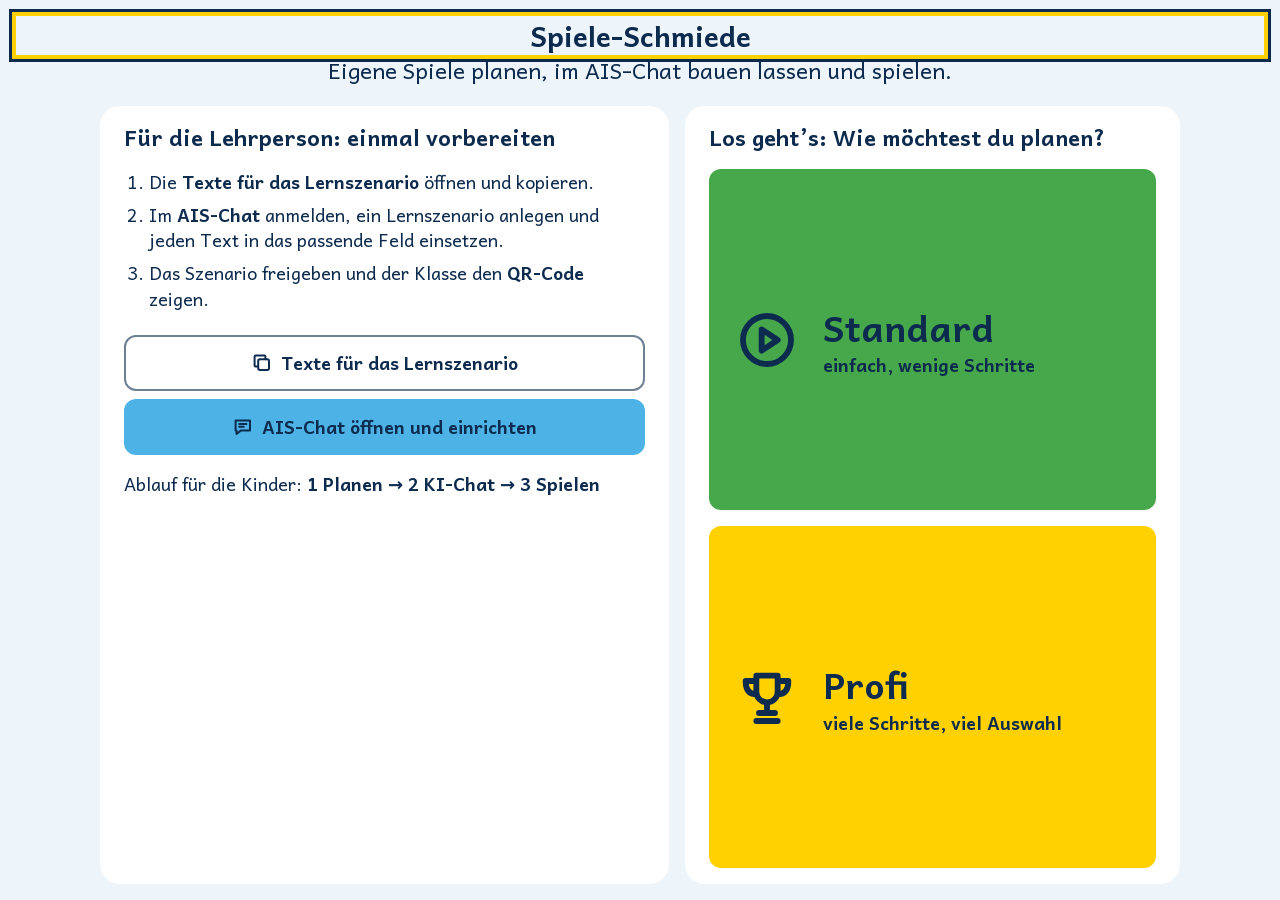
<file: index.html>
<!DOCTYPE html>
<html lang="de">
<head>
<meta charset="UTF-8">
<meta name="viewport" content="width=device-width, initial-scale=1">
<title>Spiele-Schmiede</title>
<link rel="manifest" href="manifest.webmanifest">
<link rel="apple-touch-icon" href="icon-180.png">
<meta name="apple-mobile-web-app-capable" content="yes">
<meta name="apple-mobile-web-app-title" content="Schmiede">
<link rel="stylesheet" href="design.css?v=22">
<link rel="stylesheet" href="style.css?v=22">
</head>
<body>
<header>
  <h1>Spiele-Schmiede</h1>
  <div class="phasen" data-aktiv="1"></div>
  <nav>
    <div class="modus" role="group" aria-label="Stufe">
      <button type="button" id="btnStandard" aria-pressed="true">Standard</button>
      <button type="button" id="btnProfi" aria-pressed="false">Profi</button>
    </div>
    <button class="knopf leise" id="btnTasten" data-symbol="tasten">Tasten-Test</button>
    <button class="knopf leise" id="btnLehrer" data-symbol="zahnrad">Lehrkraft</button>
  </nav>
</header>

<ol id="schritte" aria-label="Schritte"></ol>

<main>
  <div class="frage">
    <h2 id="frage" tabindex="-1"></h2>
    <button class="ton" id="frageTon" aria-label="Frage vorlesen" data-symbol="ton"></button>
  </div>
  <div id="inhalt"></div>
</main>

<footer>
  <button class="knopf leise" id="btnZurueck" data-symbol="zurueck">Zurück</button>
  <button class="knopf gruen" id="btnWeiter" data-symbol="weiter">Weiter</button>
</footer>

<dialog id="fenster">
  <div class="fensterkopf">
    <h2 id="fensterTitel"></h2>
    <button class="knopf leise" id="fensterZu" data-symbol="kreuz">Schließen</button>
  </div>
  <div id="fensterInhalt"></div>
</dialog>

<dialog id="chatFenster" class="voll" aria-label="Schritt 2: KI-Chat">
  <div class="leiste">
    <div class="phasen" data-aktiv="2"></div>
    <button class="knopf leise" id="btnNeuScan" data-symbol="qr" hidden>QR-Code</button>
  </div>
  <div id="scanner" hidden>
    <p class="auftrag">Halte den QR-Code vor die Kamera.</p>
    <video id="kamera" playsinline muted aria-label="Kamerabild"></video>
  </div>
  <div id="keinChat" hidden>
    <button class="knopf riesig" id="btnScan" data-symbol="qr">QR-Code scannen</button>
  </div>
  <button class="knopf gruen" id="btnBleiben" data-symbol="zurueck" hidden>Zurück zum Chat</button>
  <button class="knopf leise" id="btnCode" data-symbol="tasten">Ich tippe den Code ein</button>
  <div id="fremd" hidden>
    <p class="fremdschild">Hier bist du im <b>AIS-Chat</b></p>
    <iframe id="chatRahmen" title="AIS-Chat" allow="clipboard-write; clipboard-read; microphone"></iframe>
  </div>
  <p id="chatHinweis" role="status"></p>
  <div id="anleitung" hidden>
    <div class="auftragszeile">
      <button class="ton" id="auftragTon" aria-label="Anleitung vorlesen" data-symbol="ton"></button>
    </div>
    <ol id="auftraege"></ol>
    <div class="abschluss">
      <button class="knopf leise" id="btnErledigt" role="checkbox" aria-checked="false"><span class="kasten" data-symbol="haken"></span>Alles erledigt: Mein Code ist kopiert.</button>
      <button class="knopf gruen" id="btnStarten" data-symbol="start" disabled>Spiel starten</button>
    </div>
  </div>
</dialog>

<dialog id="spielFenster" class="voll" aria-label="Schritt 3: Spielen">
  <div class="leiste">
    <div class="phasen" data-aktiv="3"></div>
    <div class="werkzeug" id="werkzeug">
      <button class="knopf gruen" id="btnVoll" data-symbol="bild">Vollbild</button>
      <button class="knopf leise" id="btnNochmal" data-symbol="neu">Neu starten</button>
      <button class="knopf orange" id="btnKaputt" data-symbol="reparieren">Code überarbeiten</button>
      <button class="knopf leise" id="btnAnsehen" data-symbol="editor">Code ansehen</button>
    </div>
  </div>
  <div id="einfuegen">
    <p id="spielHinweis" class="meldung" role="status"></p>
    <button class="knopf gruen riesig" id="btnEinfuegen" data-symbol="start">Einfügen und spielen</button>
    <textarea id="codeFeld" aria-label="Code hier einsetzen" hidden placeholder="Hier tippen, dann „Einsetzen“" autocomplete="off" autocorrect="off" autocapitalize="off" spellcheck="false"></textarea>
    <button class="knopf leise" id="btnAltes" data-symbol="zurueck">Letztes Spiel</button>
  </div>
  <div id="buehne" hidden>
    <iframe id="spielRahmen" title="Mein Spiel" sandbox="allow-scripts allow-modals" allow="fullscreen" hidden></iframe>
    <button class="knopf leise" id="btnKlein" data-symbol="kreuz" aria-label="Vollbild beenden" hidden></button>
  </div>
</dialog>

<dialog id="editorFenster" class="voll" aria-label="HTML-Editor">
  <div class="chatkopf">
    <button class="knopf" id="editorZu" data-symbol="zurueck">Zurück zum Spiel</button>
  </div>
  <iframe id="editorRahmen" title="HTML-Editor" allow="fullscreen; clipboard-read; clipboard-write"></iframe>
</dialog>

<dialog id="startFenster" class="voll" aria-labelledby="startTitel">
  <div class="startkopf">
    <h2 id="startTitel" tabindex="-1">Spiele-Schmiede</h2>
    <p>Eigene Spiele planen, im AIS-Chat bauen lassen und spielen.</p>
  </div>
  <div class="startinhalt">
    <section class="lehrinfo" aria-labelledby="lehrTitel">
      <h3 id="lehrTitel">Für die Lehrperson: einmal vorbereiten</h3>
      <ol>
        <li>Die <b>Texte für das Lernszenario</b> öffnen und kopieren.</li>
        <li>Im <b>AIS-Chat</b> anmelden, ein Lernszenario anlegen und jeden Text in das passende Feld einsetzen.</li>
        <li>Das Szenario freigeben und der Klasse den <b>QR-Code</b> zeigen.</li>
      </ol>
      <div class="startknoepfe">
        <button type="button" class="knopf leise" id="btnStartTexte" data-symbol="kopieren">Texte für das Lernszenario</button>
        <a class="knopf" id="linkChat" href="https://app.ais-chat.schule/login" target="_blank" rel="noopener" data-symbol="chat">AIS-Chat öffnen und einrichten</a>
      </div>
      <p>Ablauf für die Kinder: <b>1 Planen → 2 KI-Chat → 3 Spielen</b></p>
    </section>
    <section class="stufen" aria-labelledby="stufenTitel">
      <h3 id="stufenTitel">Los geht’s: Wie möchtest du planen?</h3>
      <button type="button" class="knopf gruen stufe" id="startStandard" data-symbol="start"><span><b>Standard</b>einfach, wenige Schritte</span></button>
      <button type="button" class="knopf gelb stufe" id="startProfi" data-symbol="pokal"><span><b>Profi</b>viele Schritte, viel Auswahl</span></button>
    </section>
  </div>
</dialog>

<noscript>Diese App braucht JavaScript.</noscript>
<script src="vendor/jsQR.js"></script>
<script src="symbole.js?v=22"></script>
<script src="profi.js?v=22"></script>
<script src="profi-mehr.js?v=22"></script>
<script src="app.js?v=22"></script>
<script src="spiel.js?v=22"></script>
</body>
</html>
</file>
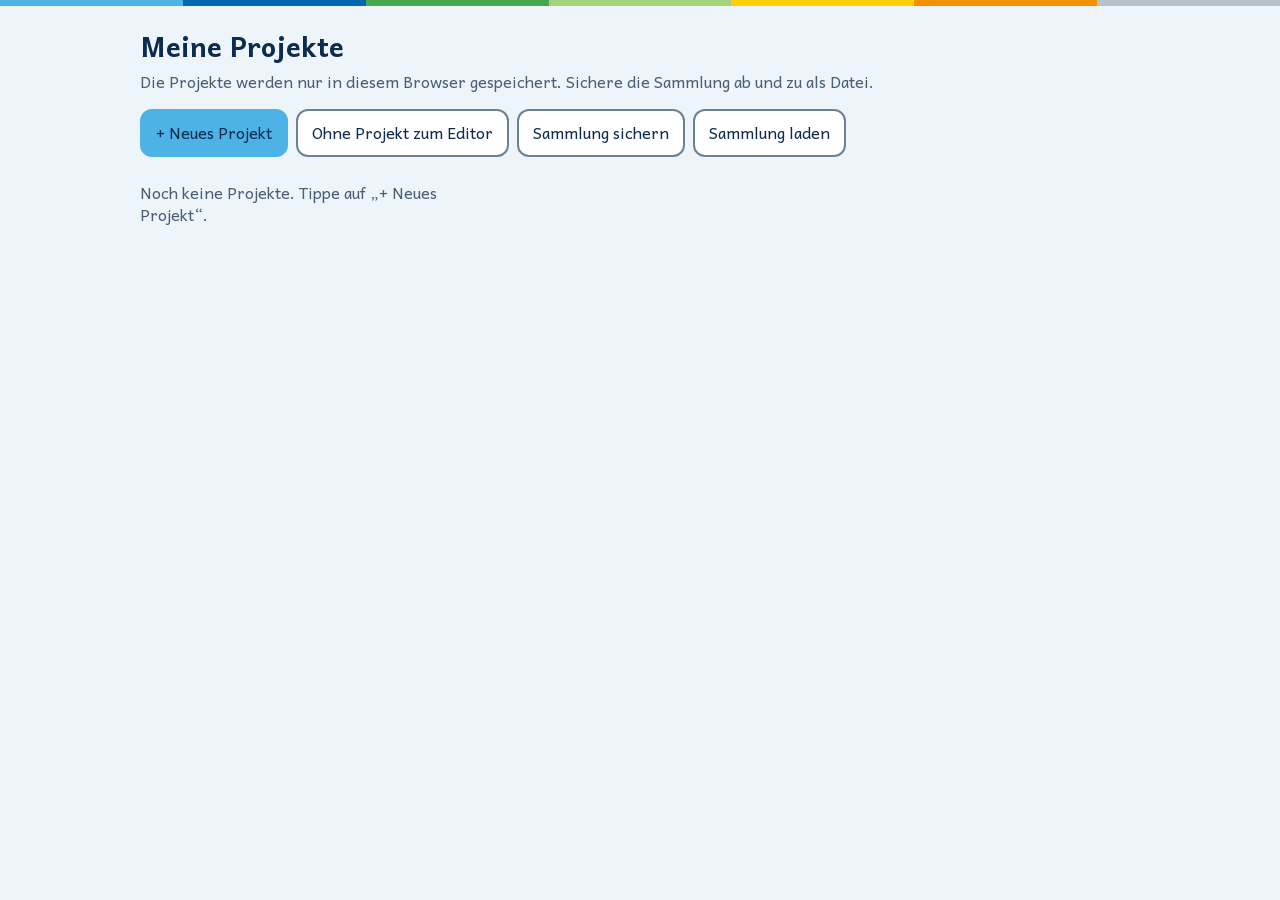
<file: editor/index.html>
<!DOCTYPE html>
<html lang="de">
<head>
<meta charset="UTF-8">
<meta name="theme-color" content="#4DB2E6">
<meta name="viewport" content="width=device-width, initial-scale=1.0">
<meta name="description" content="HTML-Editor mit Live-Vorschau, Speichern und Drucken. Alles bleibt auf dem Gerät.">
<title>HTML-Editor</title>
<link rel="apple-touch-icon" href="icon-180.png">
<link rel="icon" type="image/png" sizes="192x192" href="icon-192.png">
<link rel="stylesheet" href="design.css?v=3">
<style>
  /* Gemeinsames Design der Unterrichts-Apps (Olympia 72), Regeln in DESIGN.md.
     Hier nur, was dieser Editor selbst braucht. */
  @font-face{ font-family:"Andika"; font-weight:400; font-display:swap; src:url("schriften/andika-400.woff2") format("woff2"); }
  @font-face{ font-family:"Andika"; font-weight:700; font-display:swap; src:url("schriften/andika-700.woff2") format("woff2"); }

  /* Der Editor hat einen eigenen Hell/Dunkel-Schalter. Er startet mit der Einstellung des Geräts.
     Darum werden die Rollen aus design.css hier für beide Fälle fest gesetzt. */
  :root[data-theme="light"] {
    color-scheme: light;
    --hg:#EEF5FA; --karte:#FFFFFF; --flaeche-2:#DCE7F0; --auswahl:#DCEFFA;
    --text:var(--dunkelblau); --leise:#4A5E74; --linie:#D5DEE6; --rand:#6E8094;
    --akzent-text:var(--blau); --hinweis-text:var(--orange-text);
    /* Syntax-Farben auf Weiß, alle mind. 4,5 : 1 */
    --tag:var(--gruen-text); --attr:var(--blau); --val:var(--orange-text); --comment:var(--leise); --doctype:var(--dunkelblau);
    --sel:rgba(77,178,230,.35); --caret:var(--dunkelblau);
  }
  :root[data-theme="dark"] {
    color-scheme: dark;
    --hg:#1D4F80; --karte:#23598D; --flaeche-2:#2A6498; --auswahl:#2F6CA3;
    --text:#E8F1F8; --leise:#D6E7F5; --linie:#3A80BC; --rand:#B4D2EC;
    --akzent-text:#B5E2FC; --hinweis-text:#FFC266;
    --tag:#BFE39A; --attr:#B5E2FC; --val:#FFC266; --comment:var(--leise); --doctype:var(--gelb);
    --sel:rgba(77,178,230,.4); --caret:#E8F1F8;
  }
  :root { --mono:Consolas,Menlo,"Courier New",monospace; --klein-hoehe:48px; }

  * { -webkit-tap-highlight-color: transparent; }
  html, body { height: 100%; margin: 0; }
  body { display: flex; flex-direction: column; font-size: 16px; background: var(--hg); color: var(--text); overscroll-behavior: none; }

  .band { display: flex; height: 6px; flex: none; }
  .band i { flex: 1; }
  .band i:nth-child(1){ background:var(--hellblau); } .band i:nth-child(2){ background:var(--blau); }
  .band i:nth-child(3){ background:var(--gruen); } .band i:nth-child(4){ background:var(--hellgruen); }
  .band i:nth-child(5){ background:var(--gelb); } .band i:nth-child(6){ background:var(--orange); }
  .band i:nth-child(7){ background:var(--silber); }

  header { position: relative; z-index: 8; padding: 4px var(--a-1); background: var(--karte); border-bottom: var(--rand-breite) solid var(--linie);
    display: flex; align-items: center; gap: 6px; flex-wrap: wrap; }
  header .btn { min-height: 40px; padding: 2px 10px; font-size: 15px; }
  h1 { position: absolute; width: 1px; height: 1px; overflow: hidden; clip-path: inset(50%); margin: 0; }
  .luecke { flex: 1; }
  .gruppe { display: flex; align-items: center; gap: var(--a-1); flex-wrap: wrap; }
  #mehr summary { list-style: none; cursor: pointer; }
  #mehr summary::-webkit-details-marker { display: none; }
  #menue { position: absolute; right: var(--a-1); top: 100%; width: min(280px, calc(100vw - 16px)); max-height: calc(100vh - 80px); overflow: auto;
    display: flex; flex-direction: column; gap: 6px; padding: var(--a-1); background: var(--karte);
    border: var(--rand-breite) solid var(--rand); border-radius: var(--rundung); }
  #menue .btn { justify-content: center; flex: none; }
  #menue hr { width: 100%; margin: 2px 0; border: 0; border-top: var(--rand-breite) solid var(--linie); }
  #menue label { color: var(--leise); }
  #menue input[type=text], #menue select { font-size: 16px; padding: 4px 10px; min-height: 40px;
    border: var(--rand-breite) solid var(--rand); border-radius: var(--rundung); background: var(--karte); color: var(--text); }
  #menue input::placeholder { color: var(--leise); }
  .btn { display: inline-flex; align-items: center; gap: 6px; font-size: 16px; padding: 6px 14px; min-height: var(--klein-hoehe);
    background: var(--karte); color: var(--text); border: var(--rand-breite) solid var(--rand); border-radius: var(--rundung); }
  .btn:active { transform: translateY(2px); }
  .btn.primary { background: var(--hellblau); border-color: var(--hellblau); color: var(--dunkelblau); }

  main { flex: 1; display: flex; min-height: 0; position: relative; }
  #editor { flex: 0 0 50%; display: flex; min-width: 80px; min-height: 80px; background: var(--karte); }
  #zeilen { flex: none; min-width: 3.2em; padding: 12px 8px 12px 0; text-align: right; overflow: hidden;
    background: var(--flaeche-2); color: var(--leise); border-right: var(--rand-breite) solid var(--linie);
    font: 14px/1.5 var(--mono); white-space: pre; user-select: none; }
  #feld { flex: 1; position: relative; min-width: 0; }
  #feld pre, #feld textarea {
    position: absolute; inset: 0; margin: 0; padding: 12px; border: 0; width: 100%; height: 100%;
    font: 14px/1.5 var(--mono); tab-size: 2; white-space: pre; overflow: auto; letter-spacing: 0; word-spacing: 0; }
  #feld pre { color: var(--text); pointer-events: none; overflow: hidden; }
  #feld textarea { background: transparent; color: transparent; caret-color: var(--caret);
    resize: none; outline: none; -webkit-text-fill-color: transparent; }
  /* Fokus im Schreibfeld: gelber Rahmen nach innen, damit er nicht abgeschnitten wird */
  #feld textarea:focus-visible { outline: 3px solid var(--gelb); outline-offset: -3px; box-shadow: none; }
  #feld textarea::selection { background: var(--sel); -webkit-text-fill-color: transparent; }
  #feld textarea::placeholder { color: var(--leise); -webkit-text-fill-color: var(--leise); }
  .t { color: var(--tag); } .a { color: var(--attr); } .v { color: var(--val); }
  .c { color: var(--comment); font-style: italic; } .d { color: var(--doctype); }

  #trenner { flex: none; width: 12px; background: var(--silber); cursor: col-resize; touch-action: none; position: relative; }
  #trenner::after { content: ""; position: absolute; left: 3px; right: 3px; top: 50%; height: 40px; margin-top: -20px;
    border-left: 2px solid var(--dunkelblau); border-right: 2px solid var(--dunkelblau); }
  #trenner:hover, #trenner.aktiv { background: var(--hellblau); }
  #vorschau { flex: 1; min-width: 80px; min-height: 80px; border: 0; background: #fff; }
  main.ziehen iframe { pointer-events: none; }
  #vorschau:fullscreen { width: 100%; height: 100%; }
  body.vollbild #vorschau { position: fixed; inset: 0; z-index: 20; width: 100%; height: 100%; }
  #vbEnde { display: none; position: fixed; top: 10px; right: 10px; z-index: 21; }
  body.vollbild #vbEnde { display: inline-flex; }

  #drop { display: none; position: absolute; inset: 0; z-index: 5; background: rgba(77,178,230,.94); color: var(--dunkelblau);
    font-size: var(--gr-3); align-items: center; justify-content: center; pointer-events: none;
    border: 6px dashed var(--dunkelblau); }
  main.drag #drop { display: flex; }

  #projektName { font-weight: 700; max-width: 16em; overflow: hidden; text-overflow: ellipsis; white-space: nowrap; }
  [hidden] { display: none !important; }
  #start { position: fixed; inset: 6px 0 0 0; z-index: 10; overflow: auto; background: var(--hg); padding: var(--a-3) var(--a-2) 48px; }
  .innen { max-width: 1000px; margin: 0 auto; }
  #start h2 { margin: 0 0 var(--a-1); font-size: var(--gr-3); line-height: 1.15; }
  #start p { margin: 0 0 var(--a-2); color: var(--leise); }
  #kacheln { display: grid; grid-template-columns: repeat(auto-fill, minmax(min(280px, 100%), 1fr)); gap: var(--a-2); margin: var(--a-3) 0; }
  .kachel { background: var(--karte); border: var(--rand-breite) solid var(--linie); border-top: 12px solid var(--hellblau);
    border-radius: var(--rundung); padding: var(--a-2); display: flex; flex-direction: column; gap: var(--a-2); }
  .kachel h3 { margin: 0; font-size: var(--gr-2); line-height: 1.2; overflow-wrap: anywhere; }
  .kachel .btn { justify-content: center; }
  .kachel .btn.primary { min-height: var(--knopf-hoehe); font-size: var(--gr-1); }
  .kachel .gruppe .btn { flex: 1; padding: 4px 8px; }

  @media (max-width: 700px) {
    main { flex-direction: column; }
    #trenner { width: auto; height: 12px; cursor: row-resize; }
    #trenner::after { left: 50%; right: auto; top: 3px; bottom: 3px; height: auto; width: 40px; margin: 0 0 0 -20px;
      border: 0; border-top: 2px solid var(--dunkelblau); border-bottom: 2px solid var(--dunkelblau); }
  }
  @media print {
    .band, header, #editor, #trenner, #start { display: none; }
    main { display: block; }
    #vorschau { width: 100%; height: 100vh; }
  }
</style>
</head>
<body>
<svg width="0" height="0" style="position:absolute" aria-hidden="true">
  <symbol id="i-ordner" viewBox="0 0 24 24"><path d="M3 6.5h6l2 2.5h10v10.500H3z"/></symbol>
  <symbol id="i-anzeigen" viewBox="0 0 24 24"><path d="M7 4.5v15l12-7.5z"/></symbol>
  <symbol id="i-vollbild" viewBox="0 0 24 24"><path d="M4 9V4h5M15 4h5v5M20 15v5h-5M9 20H4v-5"/></symbol>
  <symbol id="i-mond" viewBox="0 0 24 24"><path d="M19.5 14.5A8 8 0 0 1 9.5 4.5a8 8 0 1 0 10 10z"/></symbol>
  <symbol id="i-sonne" viewBox="0 0 24 24"><circle cx="12" cy="12" r="4"/><path d="M12 2.5v2M12 19.5v2M2.5 12h2M19.5 12h2M5.3 5.3l1.4 1.4M17.3 17.3l1.4 1.4M5.3 18.7l1.4-1.4M17.3 6.7l1.4-1.4"/></symbol>
  <symbol id="i-schliessen" viewBox="0 0 24 24"><path d="M6 6l12 12M18 6 6 18"/></symbol>
</svg>
<div class="band" aria-hidden="true"><i></i><i></i><i></i><i></i><i></i><i></i><i></i></div>
<header>
  <h1>HTML-Editor</h1>
  <button class="btn" id="btnProjekte"><svg class="symbol" aria-hidden="true"><use href="#i-ordner"/></svg>Meine Projekte</button>
  <span id="projektName"></span>
  <button class="btn primary" id="btnAlsProjekt">Als Projekt speichern</button>
  <span class="luecke"></span>
  <button class="btn" id="btnZurueck" title="Den vorherigen Code wiederherstellen" hidden>Rückgängig</button>
  <button class="btn" id="btnErsetzen" title="Den gesamten Code durch den Inhalt der Zwischenablage ersetzen">Code ersetzen</button>
  <button class="btn" id="btnAnzeigen" title="Vorschau neu starten und anklicken (Strg/Cmd + Enter)"><svg class="symbol" aria-hidden="true"><use href="#i-anzeigen"/></svg>Anzeigen</button>
  <button class="btn" id="btnVollbild" title="Vorschau im Vollbild (Esc beendet)"><svg class="symbol" aria-hidden="true"><use href="#i-vollbild"/></svg>Vollbild</button>
  <details id="mehr">
    <summary class="btn">Mehr ▾</summary>
    <div id="menue">
      <button class="btn" id="btnOeffnen" title="HTML-Datei laden">Öffnen</button>
      <button class="btn" id="btnLeeren">Leeren</button>
      <button class="btn" id="btnTheme" title="Hell/Dunkel umschalten"><svg class="symbol" aria-hidden="true"><use href="#i-mond"/></svg>Dunkel</button>
      <hr>
      <input type="text" id="dateiname" placeholder="Dateiname (optional)">
      <button class="btn" id="btnSpeichern">Als Datei speichern</button>
      <hr>
      <label for="rand">Druckrand</label>
      <select id="rand">
      <option value="10">10 mm</option><option value="15">15 mm</option>
      <option value="20" selected>20 mm</option><option value="25">25 mm</option><option value="30">30 mm</option>
    </select>
      <select id="ausrichtung" aria-label="Ausrichtung">
      <option value="portrait" selected>A4 hoch</option><option value="landscape">A4 quer</option>
    </select>
      <button class="btn" id="btnDrucken">Drucken</button>
      <input type="file" id="datei" accept=".html,.htm,text/html,text/plain" hidden>
    </div>
  </details>
</header>

<main id="main">
  <div id="editor">
    <div id="zeilen" aria-hidden="true">1</div>
    <div id="feld">
      <pre id="hl" aria-hidden="true"></pre>
      <textarea id="code" spellcheck="false" autocapitalize="off" autocomplete="off"
        placeholder="Hier HTML-Code einfügen oder eine Datei hierher ziehen …"></textarea>
    </div>
  </div>
  <div id="trenner" role="separator" aria-orientation="vertical" tabindex="0" title="Ziehen zum Verschieben"></div>
  <iframe id="vorschau" title="Vorschau" allow="fullscreen" allowfullscreen sandbox="allow-scripts allow-forms allow-modals allow-same-origin"></iframe>
  <button class="btn primary" id="vbEnde" type="button"><svg class="symbol" aria-hidden="true"><use href="#i-schliessen"/></svg>Vollbild beenden</button>
  <div id="drop">HTML-Datei hier ablegen</div>
</main>

<section id="start" aria-labelledby="startTitel">
  <div class="innen">
    <h2 id="startTitel">Meine Projekte</h2>
    <p>Die Projekte werden nur in diesem Browser gespeichert. Sichere die Sammlung ab und zu als Datei.</p>
    <div class="gruppe">
      <button class="btn primary" id="btnNeu">+ Neues Projekt</button>
      <button class="btn" id="btnEditor">Ohne Projekt zum Editor</button>
      <button class="btn" id="btnSichern">Sammlung sichern</button>
      <button class="btn" id="btnLaden">Sammlung laden</button>
      <input type="file" id="sammlung" accept=".json,application/json" hidden>
    </div>
    <div id="kacheln"></div>
  </div>
</section>

<script>
(function () {
  const $ = id => document.getElementById(id);
  const code = $('code'), hl = $('hl'), zeilen = $('zeilen'), vorschau = $('vorschau');
  const main = $('main'), editor = $('editor'), trenner = $('trenner');
  const rand = $('rand'), ausrichtung = $('ausrichtung'), dateiname = $('dateiname');
  const root = document.documentElement;

  // ---------- Speicher (localStorage, fehlertolerant) ----------
  const store = {
    get(k) { try { return localStorage.getItem(k); } catch (e) { return null; } },
    set(k, v) { try { localStorage.setItem(k, v); return true; } catch (e) { return false; } }
  };

  // ---------- Syntax-Highlighting ----------
  const esc = s => s.replace(/&/g, '&amp;').replace(/</g, '&lt;').replace(/>/g, '&gt;');

  function attrs(s) {
    let out = '', last = 0, m;
    const re = /([^\s"'<>\/=]+)(\s*=\s*)?("[^"]*"?|'[^']*'?|[^\s"'>]+)?/g;
    while ((m = re.exec(s)) !== null) {
      if (m[0] === '') { re.lastIndex++; continue; }
      out += esc(s.slice(last, m.index)) + '<span class="a">' + esc(m[1]) + '</span>';
      if (m[2]) out += esc(m[2]);
      if (m[3]) out += '<span class="v">' + esc(m[3]) + '</span>';
      last = m.index + m[0].length;
    }
    return out + esc(s.slice(last));
  }

  function highlight(src) {
    const re = /<!--[\s\S]*?(?:-->|$)|<![^>]*>?|<\/?[a-zA-Z][^>]*>?|[^<]+|</g;
    return src.replace(re, tok => {
      if (tok.startsWith('<!--')) return '<span class="c">' + esc(tok) + '</span>';
      if (tok.startsWith('<!')) return '<span class="d">' + esc(tok) + '</span>';
      const m = /^(<\/?)([^\s\/>]+)([\s\S]*?)(\/?>?)$/.exec(tok);
      if (m) return '<span class="t">' + esc(m[1] + m[2]) + '</span>' + attrs(m[3]) + '<span class="t">' + esc(m[4]) + '</span>';
      return esc(tok);
    });
  }

  let letzteZeilen = 0;
  function render() {
    hl.innerHTML = highlight(code.value) + '\n';
    const n = code.value.split('\n').length;
    if (n !== letzteZeilen) {
      let t = ''; for (let i = 1; i <= n; i++) t += i + '\n';
      zeilen.textContent = t.slice(0, -1);
      letzteZeilen = n;
    }
    syncScroll();
  }
  function syncScroll() {
    hl.scrollTop = code.scrollTop; hl.scrollLeft = code.scrollLeft;
    zeilen.scrollTop = code.scrollTop;
  }

  // ---------- Vorschau ----------
  let timer;
  function vorschauAktualisieren() { vorschau.srcdoc = code.value; }

  // Vorschau neu laden und den Fokus hineinsetzen, damit z. B. Spiele die Tastatur sofort bekommen.
  // (Bewusst nicht bei jeder Eingabe, sonst würde das Tippen im Editor unterbrochen.)
  function fokusInVorschau() { try { vorschau.contentWindow.focus(); } catch (e) {} }
  function anzeigen() {
    vorschau.addEventListener('load', fokusInVorschau, { once: true });
    vorschauAktualisieren();
  }
  $('btnAnzeigen').onclick = anzeigen;
  code.addEventListener('keydown', e => {
    if (e.key === 'Enter' && (e.ctrlKey || e.metaKey)) { e.preventDefault(); anzeigen(); }
  });

  // Vollbild: echte Fullscreen-API, sonst Behelfs-Vollbild über die ganze Seite
  const vbEnde = $('vbEnde');
  const nativ = vorschau.requestFullscreen || vorschau.webkitRequestFullscreen;
  const imVollbild = () => document.fullscreenElement === vorschau || document.webkitFullscreenElement === vorschau || document.body.classList.contains('vollbild');
  let zurueckZurListe = false;
  function vollbildEnde() {
    const behelfAktiv = document.body.classList.contains('vollbild');
    document.body.classList.remove('vollbild');
    if (behelfAktiv && zurueckZurListe) zeigeStart();
    if (document.fullscreenElement) document.exitFullscreen();
    else if (document.webkitFullscreenElement) document.webkitExitFullscreen();
  }
  function vollbildStart() {
    if (!code.value.trim()) { alert('Es gibt noch nichts anzuzeigen. Bitte zuerst HTML-Code einfügen.'); return; }
    if (nativ) {
      try {
        const p = (vorschau.requestFullscreen || vorschau.webkitRequestFullscreen).call(vorschau);
        if (p && p.catch) p.catch(behelf);
        return;
      } catch (e) {}
    }
    behelf();
  }
  function behelf() { document.body.classList.add('vollbild'); fokusInVorschau(); }
  $('btnVollbild').onclick = () => imVollbild() ? vollbildEnde() : vollbildStart();
  vbEnde.onclick = vollbildEnde;
  ['fullscreenchange', 'webkitfullscreenchange'].forEach(ev =>
    document.addEventListener(ev, () => {
      if (imVollbild()) fokusInVorschau(); else if (zurueckZurListe) zeigeStart();
    }));
  document.addEventListener('keydown', e => { if (e.key === 'Escape' && document.body.classList.contains('vollbild')) vollbildEnde(); });
  function geaendert() {
    render();
    codeSpeichern();
    clearTimeout(timer); timer = setTimeout(vorschauAktualisieren, 150);
  }
  code.addEventListener('input', geaendert);
  code.addEventListener('scroll', syncScroll);

  // Tab-Taste fügt Einrückung ein
  code.addEventListener('keydown', e => {
    if (e.key === 'Tab' && !e.shiftKey && !e.ctrlKey && !e.metaKey && !e.altKey) {
      e.preventDefault();
      code.setRangeText('  ', code.selectionStart, code.selectionEnd, 'end');
      geaendert();
    }
  });

  // ---------- Buttons ----------
  $('btnLeeren').onclick = () => {
    if (code.value && !confirm('Editor wirklich leeren?')) return;
    code.value = ''; geaendert(); vorschauAktualisieren();
  };

  // ---------- Gesamten Code aus der Zwischenablage ersetzen ----------
  let vorher = null;
  function codeSetzen(text) { code.value = text; code.scrollTop = code.scrollLeft = 0; geaendert(); }
  // Falls der Browser das Lesen nicht erlaubt: alles markieren, dann überschreibt Einsetzen den ganzen Code
  function vonHand() {
    alert('Die Zwischenablage konnte nicht gelesen werden. Nach „OK“ ist der ganze Code markiert: Jetzt „Einsetzen“ wählen (oder Strg/Cmd + V).');
    code.focus(); code.select();
  }
  $('btnErsetzen').onclick = async () => {
    const projektVorher = aktuell;
    let text;
    try { text = await navigator.clipboard.readText(); } catch (e) { vonHand(); return; }
    if (aktuell !== projektVorher) return;
    if (!text.trim()) { alert('Die Zwischenablage ist leer. Bitte zuerst den neuen Code kopieren.'); return; }
    if (text === code.value) { alert('Dieser Code steht bereits im Editor.'); return; }
    vorher = code.value;
    codeSetzen(text);
    $('btnZurueck').hidden = false;
  };
  $('btnZurueck').onclick = () => {
    if (vorher === null) return;
    codeSetzen(vorher);
    vorher = null; $('btnZurueck').hidden = true;
  };

  $('btnDrucken').onclick = () => {
    if (!code.value.trim()) { alert('Es gibt noch nichts zu drucken. Bitte zuerst HTML-Code einfügen.'); return; }
    vorschauAktualisieren();
    const doc = vorschau.contentDocument, win = vorschau.contentWindow;
    const style = doc.createElement('style');
    style.textContent = '@page { size: A4 ' + ausrichtung.value + '; margin: ' + rand.value + 'mm; }';
    doc.head.appendChild(style);
    win.addEventListener('afterprint', () => style.remove(), { once: true });
    win.focus(); win.print();
  };

  $('btnSpeichern').onclick = () => {
    if (!code.value.trim()) { alert('Es gibt noch nichts zu speichern. Bitte zuerst HTML-Code einfügen.'); return; }
    let name = dateiname.value.trim().replace(/[\\/:*?"<>|]/g, '_') || 'meine-seite';
    if (!/\.html?$/i.test(name)) name += '.html';
    const url = URL.createObjectURL(new Blob([code.value], { type: 'text/html;charset=utf-8' }));
    const a = document.createElement('a');
    a.href = url; a.download = name;
    document.body.appendChild(a); a.click(); a.remove();
    URL.revokeObjectURL(url);
  };

  [rand, ausrichtung, dateiname].forEach(el => {
    const k = 'spiele-schmiede-editor:' + el.id;
    const v = store.get(k); if (v !== null) el.value = v;
    el.addEventListener('input', () => store.set(k, el.value));
  });

  // ---------- Datei laden ----------
  function dateiLaden(f) {
    if (!f) return;
    const r = new FileReader();
    r.onload = () => {
      const pr = aktuellesProjekt();
      if (pr && code.value.trim() && !confirm('Die Datei ersetzt den Inhalt des Projekts „' + pr.name + '“. Fortfahren?')) return;
      code.value = String(r.result); geaendert(); vorschauAktualisieren();
      dateiname.value = f.name.replace(/\.html?$/i, ''); store.set('spiele-schmiede-editor:dateiname', dateiname.value);
    };
    r.readAsText(f);
  }
  $('btnOeffnen').onclick = () => $('datei').click();
  $('datei').onchange = e => { dateiLaden(e.target.files[0]); e.target.value = ''; };

  let dragZaehler = 0;
  const hatDatei = e => e.dataTransfer && Array.from(e.dataTransfer.types || []).includes('Files');
  window.addEventListener('dragenter', e => { if (hatDatei(e)) { e.preventDefault(); if (!start.hidden) return; dragZaehler++; main.classList.add('drag'); } });
  window.addEventListener('dragleave', e => { if (hatDatei(e) && --dragZaehler <= 0) { dragZaehler = 0; main.classList.remove('drag'); } });
  window.addEventListener('dragover', e => { if (hatDatei(e)) e.preventDefault(); });
  window.addEventListener('drop', e => {
    if (!hatDatei(e)) return;
    e.preventDefault(); dragZaehler = 0; main.classList.remove('drag');
    if (!start.hidden) return;
    dateiLaden(e.dataTransfer.files[0]);
  });

  // ---------- Dunkelmodus ----------
  const btnTheme = $('btnTheme');
  function setTheme(t, speichern) {
    root.setAttribute('data-theme', t);
    btnTheme.innerHTML = t === 'dark'
      ? '<svg class="symbol" aria-hidden="true"><use href="#i-sonne"/></svg>Hell'
      : '<svg class="symbol" aria-hidden="true"><use href="#i-mond"/></svg>Dunkel';
    if (speichern) store.set('spiele-schmiede-editor:theme', t);
  }
  setTheme(store.get('spiele-schmiede-editor:theme') ||
    (matchMedia('(prefers-color-scheme: dark)').matches ? 'dark' : 'light'), false);
  btnTheme.onclick = () => setTheme(root.getAttribute('data-theme') === 'dark' ? 'light' : 'dark', true);

  // ---------- Verschiebbarer Trenner ----------
  const vertikal = () => matchMedia('(max-width: 700px)').matches;
  function setAnteil(p) {
    p = Math.min(85, Math.max(15, p));
    editor.style.flex = '0 0 ' + p + '%';
    trenner.setAttribute('aria-valuenow', Math.round(p));
    return p;
  }
  let anteil = parseFloat(store.get('spiele-schmiede-editor:anteil'));
  anteil = setAnteil(isNaN(anteil) ? 50 : anteil);

  trenner.addEventListener('pointerdown', e => {
    e.preventDefault();
    trenner.setPointerCapture(e.pointerId);
    trenner.classList.add('aktiv'); main.classList.add('ziehen');
  });
  trenner.addEventListener('pointermove', e => {
    if (!trenner.hasPointerCapture(e.pointerId)) return;
    const r = main.getBoundingClientRect();
    anteil = setAnteil(vertikal() ? (e.clientY - r.top) / r.height * 100 : (e.clientX - r.left) / r.width * 100);
  });
  const ende = e => {
    trenner.classList.remove('aktiv'); main.classList.remove('ziehen');
    store.set('spiele-schmiede-editor:anteil', anteil);
  };
  trenner.addEventListener('pointerup', ende);
  trenner.addEventListener('pointercancel', ende);
  trenner.addEventListener('dblclick', () => { anteil = setAnteil(50); store.set('spiele-schmiede-editor:anteil', 50); });
  trenner.addEventListener('keydown', e => {
    const links = vertikal() ? 'ArrowUp' : 'ArrowLeft', rechts = vertikal() ? 'ArrowDown' : 'ArrowRight';
    if (e.key === links || e.key === rechts) {
      e.preventDefault();
      anteil = setAnteil(anteil + (e.key === rechts ? 2 : -2));
      store.set('spiele-schmiede-editor:anteil', anteil);
    }
  });

  // ---------- Menü „Mehr“ schließt sich von selbst ----------
  const mehr = $('mehr');
  const menueZu = () => { mehr.open = false; };
  document.addEventListener('click', e => { if (!mehr.contains(e.target) || e.target.closest('#menue button')) menueZu(); });
  document.addEventListener('keydown', e => { if (e.key === 'Escape') menueZu(); });
  window.addEventListener('blur', () => { if (document.activeElement === vorschau) menueZu(); });
  $('btnProjekte').addEventListener('click', menueZu);

  // ---------- Meine Projekte ----------
  const K_PROJEKTE = 'spiele-schmiede-editor:projekte', K_AKTUELL = 'spiele-schmiede-editor:aktuell', K_ENTWURF = 'spiele-schmiede-editor:code';
  const start = $('start'), kacheln = $('kacheln');
  let projekte = [], aktuell = store.get(K_AKTUELL) || '', gewarnt = false;
  const roh = store.get(K_PROJEKTE);
  const gueltig = p => p && typeof p.name === 'string' && typeof p.code === 'string';
  try {
    const liste = JSON.parse(roh || '[]');
    if (!Array.isArray(liste)) throw new Error();
    projekte = liste.filter(gueltig);
  } catch (e) { store.set(K_PROJEKTE + ':defekt', roh); }

  const neueId = () => Date.now().toString(36) + Math.random().toString(36).slice(2, 8);
  const aktuellesProjekt = () => projekte.find(p => p.id === aktuell);
  const speicherFehler = () => alert('Speichern nicht möglich: Der Browser-Speicher ist voll oder gesperrt. Bitte den Code als Datei sichern.');
  // Liste nur übernehmen, wenn sie wirklich gespeichert wurde
  function listeSpeichern(neu) {
    if (!store.set(K_PROJEKTE, JSON.stringify(neu))) { speicherFehler(); return false; }
    projekte = neu; return true;
  }
  function codeSpeichern() {
    const pr = aktuellesProjekt();
    let ok;
    if (pr) { pr.code = code.value; ok = store.set(K_PROJEKTE, JSON.stringify(projekte)); }
    else ok = store.set(K_ENTWURF, code.value);
    if (!ok && !gewarnt) { gewarnt = true; speicherFehler(); }
  }
  function freierName(name, liste) {
    let n = name, i = 2;
    while (liste.some(p => p.name === n)) n = name + ' (' + i++ + ')';
    return n;
  }
  function nameErfragen(frage, vorgabe) {
    const n = prompt(frage, vorgabe || '');
    return n === null ? '' : n.trim().slice(0, 80);
  }
  function kopfAktualisieren() {
    const pr = aktuellesProjekt();
    $('projektName').textContent = pr ? 'Projekt: ' + pr.name : 'Ohne Projekt';
    $('btnAlsProjekt').hidden = !!pr;
  }
  function waehle(id) {
    clearTimeout(timer);
    aktuell = id; store.set(K_AKTUELL, id);
    vorher = null; $('btnZurueck').hidden = true;
    const pr = aktuellesProjekt();
    code.value = pr ? pr.code : (store.get(K_ENTWURF) || '');
    dateiname.value = pr ? pr.name : ''; store.set('spiele-schmiede-editor:dateiname', dateiname.value);
    code.scrollTop = code.scrollLeft = 0;
    render(); kopfAktualisieren();
  }
  function zeigeEditor() {
    start.hidden = true;
    document.querySelector('header').inert = false; main.inert = false;
  }
  function zeigeStart() {
    zurueckZurListe = false;
    clearTimeout(timer);
    vorschau.srcdoc = '';   // laufendes Projekt beenden (Ton, Timer)
    document.querySelector('header').inert = true; main.inert = true;
    start.hidden = false;
    zeichneListe();
  }
  function knopf(text, klasse, aktion) {
    const b = document.createElement('button');
    b.type = 'button'; b.className = 'btn' + klasse; b.textContent = text; b.onclick = aktion;
    return b;
  }
  function zeichneListe() {
    kacheln.textContent = '';
    if (!projekte.length) {
      const leer = document.createElement('p');
      leer.textContent = 'Noch keine Projekte. Tippe auf „+ Neues Projekt“.';
      kacheln.appendChild(leer);
    }
    projekte.slice().sort((a, b) => a.name.localeCompare(b.name, 'de')).forEach(pr => {
      const k = document.createElement('article'); k.className = 'kachel';
      const h = document.createElement('h3'); h.textContent = pr.name;
      const g = document.createElement('div'); g.className = 'gruppe';
      g.append(
        knopf('Bearbeiten', '', () => { waehle(pr.id); zeigeEditor(); vorschauAktualisieren(); }),
        knopf('Umbenennen', '', () => {
          const n = nameErfragen('Neuer Name:', pr.name);
          if (!n || n === pr.name) return;
          const name = freierName(n, projekte.filter(p => p.id !== pr.id));
          if (listeSpeichern(projekte.map(p => p.id === pr.id ? Object.assign({}, p, { name }) : p))) {
            if (aktuell === pr.id) waehle(pr.id);
            zeichneListe();
          }
        }),
        knopf('Löschen', '', () => {
          if (!confirm('Projekt „' + pr.name + '“ endgültig löschen?')) return;
          if (listeSpeichern(projekte.filter(p => p.id !== pr.id))) {
            if (aktuell === pr.id) waehle('');
            zeichneListe();
          }
        })
      );
      const los = knopf('', ' primary', () => {
        waehle(pr.id); zeigeEditor(); anzeigen();
        if (code.value.trim()) { zurueckZurListe = true; vollbildStart(); }
      });
      los.innerHTML = '<svg class="symbol" aria-hidden="true"><use href="#i-anzeigen"/></svg>Starten';
      k.append(h, los, g);
      kacheln.appendChild(k);
    });
  }
  function projektAnlegen(inhalt) {
    const n = nameErfragen('Name des neuen Projekts:');
    if (!n) return false;
    const pr = { id: neueId(), name: freierName(n, projekte), code: inhalt };
    if (!listeSpeichern(projekte.concat(pr))) return false;
    waehle(pr.id); return true;
  }
  $('btnProjekte').onclick = zeigeStart;
  $('btnNeu').onclick = () => { if (projektAnlegen('')) { zeigeEditor(); vorschauAktualisieren(); code.focus(); } };
  $('btnAlsProjekt').onclick = () => {
    // Der Entwurf wandert ins Projekt
    if (projektAnlegen(code.value)) store.set(K_ENTWURF, '');
  };
  $('btnEditor').onclick = () => { waehle(''); zeigeEditor(); vorschauAktualisieren(); };

  $('btnSichern').onclick = () => {
    if (!projekte.length) { alert('Es gibt noch keine Projekte zum Sichern.'); return; }
    const daten = JSON.stringify({ app: 'html-editor', version: 1, projekte }, null, 2);
    const url = URL.createObjectURL(new Blob([daten], { type: 'application/json' }));
    const a = document.createElement('a');
    a.href = url; a.download = 'meine-projekte.json';
    document.body.appendChild(a); a.click(); a.remove();
    setTimeout(() => URL.revokeObjectURL(url), 1000);
  };
  $('btnLaden').onclick = () => $('sammlung').click();
  $('sammlung').onchange = e => {
    const f = e.target.files[0]; e.target.value = '';
    if (!f) return;
    const r = new FileReader();
    r.onload = () => {
      let neu;
      try { neu = JSON.parse(r.result).projekte.filter(gueltig); } catch (x) { neu = null; }
      if (!neu || !neu.length) { alert('Diese Datei enthält keine Projekte.'); return; }
      if (!confirm(neu.length + ' Projekt(e) aus der Datei laden? Der Code darin wird beim Starten ausgeführt, lade nur Dateien, denen du vertraust.')) return;
      const liste = projekte.slice();
      neu.forEach(p => {
        if (liste.some(q => q.name === p.name && q.code === p.code)) return;
        liste.push({ id: neueId(), name: freierName(p.name, liste), code: p.code });
      });
      if (listeSpeichern(liste)) zeichneListe();
    };
    r.readAsText(f);
  };

  // ---------- Start ----------
  waehle(aktuellesProjekt() ? aktuell : '');
  zeigeStart();
  // Spiele-Schmiede: „Code ansehen“ öffnet direkt den Entwurf
  if (location.hash === '#entwurf') $('btnEditor').click();
})();
</script>
</body>
</html>
</file>
<file: design.css>
/* ==========================================================================
   Gemeinsames Design der Unterrichts-Apps (Förderschule KME)
   Farben angelehnt an Olympia München 1972 (Otl Aicher):
   sieben Farben plus Weiß, kein Rot, kein Schwarz. Regeln: DESIGN.md
   Diese Datei ist in allen Apps gleich. App-eigenes gehört in style.css.
   Version 3 (Dunkelmodus in Mittelblau)
   ========================================================================== */

:root {
  /* Palette */
  --hellblau:    #4DB2E6;  /* Hauptfarbe, Hauptknopf */
  --blau:        #0067B1;  /* nur Schrift, Links, Linien, Symbole auf Weiß, nie als Fläche */
  --gruen:       #46A84A;  /* „Richtig“, Weiter */
  --hellgruen:   #A6D27A;
  --gelb:        #FFD100;  /* Hinweis, Markierung, Fokus */
  --orange:      #F39200;  /* „Schau noch mal“ */
  --silber:      #B9C1C8;
  --weiss:       #FFFFFF;
  --dunkelblau:  #0D2B4E;  /* Schrift statt Schwarz, auf jeder Farbfläche */

  /* Fachfarben als Signal im Stundenplan. Nur als Fläche mit dunkelblauer Schrift.
     Deutsch ist ein warmes Zinnoberrot, kein Signalrot (4,7 : 1 mit Dunkelblau). */
  --fach-deutsch: #EF6B45;
  --fach-mathe:   var(--hellblau);

  /* Akzent der App: Hauptknöpfe, Auswahl. Standard Hellblau, eine App kann ihre Fachfarbe setzen. */
  --app-akzent:  var(--hellblau);

  /* dunklere Töne für farbige Schrift auf Weiß */
  --gruen-text:  #1E6B2A;
  --orange-text: #9A4F00;
  --gruen-schrift: var(--gruen-text);    /* im Dunkelmodus heller */
  --orange-schrift: var(--orange-text);

  /* Rollen (wechseln im Dunkelmodus) */
  --hg:          #EEF5FA;  /* Seitenhintergrund */
  --karte:       #FFFFFF;  /* Karten, Fenster */
  --flaeche-2:   #DCE7F0;  /* Reiterleiste, leise Flächen */
  --auswahl:     #DCEFFA;  /* ausgewählte Karte */
  --text:        var(--dunkelblau);
  --leise:       #4A5E74;  /* Nebentext, 6,1 : 1 auf --hg */
  --linie:       #D5DEE6;  /* Trennlinien (nur Deko) */
  --rand:        #6E8094;  /* Ränder von Eingabefeldern und Schaltern, mind. 3 : 1 */
  --akzent-text: var(--blau);
  --hinweis-text: var(--orange-text);

  /* Schrift */
  --schrift: "Andika", system-ui, -apple-system, sans-serif;
  --gr-1: 18px;
  --gr-2: 22px;
  --gr-3: 28px;
  --gr-4: 36px;

  /* Abstände (8er-Raster) */
  --a-1: 8px;
  --a-2: 16px;
  --a-3: 24px;
  --a-4: 32px;

  /* Formen */
  --rundung: 12px;
  --rundung-gross: 20px;
  --knopf-hoehe: 56px;
  --rand-breite: 2px;

  color-scheme: light dark;
}

@media (prefers-color-scheme: dark) {
  :root {
    --hg:          #1D4F80;  /* Mittelblau, Text 7,4 : 1 */
    --karte:       #23598D;
    --flaeche-2:   #2A6498;
    --auswahl:     #2F6CA3;
    --text:        #E8F1F8;
    --leise:       #D6E7F5;
    --linie:       #3A80BC;
    --rand:        #B4D2EC;
    --akzent-text: #B5E2FC;  /* Hellblau, aufgehellt, damit Schrift auf Mittelblau 4,5 : 1 erreicht */
    --hinweis-text: #FFC266; /* Orange, aufgehellt */
    --gruen-schrift: #BFE39A;
    --orange-schrift: #FFC266;
  }
}

/* ---------- Grundlage ---------- */
*, *::before, *::after { box-sizing: border-box; }
html, body { margin: 0; }
body {
  font-family: var(--schrift);
  font-size: var(--gr-1);
  line-height: 1.4;
  color: var(--text);
  -webkit-text-size-adjust: 100%;
}
button, input, select, textarea { font: inherit; color: inherit; }
button { cursor: pointer; }
button:disabled { opacity: 0.45; cursor: not-allowed; }
a { color: var(--akzent-text); }

/* Fokus-Rahmen für Taster und Tastatur: Gelb innen, Dunkelblau außen, auf jeder Farbe sichtbar */
:focus-visible {
  outline: 4px solid var(--gelb);
  outline-offset: 0;
  box-shadow: 0 0 0 7px var(--dunkelblau);
}

/* ---------- Knöpfe ---------- */
/* Hauptknopf: Hellblau. Alle Knöpfe mit dunkelblauer Schrift, flach, ohne Schatten. */
.knopf {
  display: inline-flex; align-items: center; justify-content: center; gap: var(--a-1);
  min-height: var(--knopf-hoehe);
  padding: 0 var(--a-3);
  border: var(--rand-breite) solid transparent;
  border-radius: var(--rundung);
  background: var(--app-akzent); color: var(--dunkelblau);
  font-weight: 700; text-decoration: none;
}
.knopf.leise   { background: var(--karte); color: var(--text); border-color: var(--rand); }
.knopf.gruen   { background: var(--gruen); }
.knopf.gelb    { background: var(--gelb); }
.knopf.orange  { background: var(--orange); }

/* Symbole: eigene Linien-SVGs, Farbe = Schriftfarbe */
.symbol {
  width: 1.2em; height: 1.2em; flex: none; vertical-align: -0.2em;
  fill: none; stroke: currentColor; stroke-width: 2.2; stroke-linecap: round; stroke-linejoin: round;
}

/* ---------- Ruhige Bewegung, wenn das iPad es so eingestellt hat ----------
   Langsame Anzeigen, die etwas bedeuten (z. B. ein ablaufender Zeitbalken),
   bekommen die Klasse .bewegung-erlaubt und laufen weiter. */
@media (prefers-reduced-motion: reduce) {
  *:not(.bewegung-erlaubt), *::before, *::after {
    animation-duration: 0.01ms !important;
    animation-iteration-count: 1 !important;
    transition-duration: 0.01ms !important;
    scroll-behavior: auto !important;
  }
}
</file>
<file: style.css>
@font-face { font-family: "Andika"; font-weight: 400; font-display: swap; src: url("schriften/andika-400.woff2") format("woff2"); }
@font-face { font-family: "Andika"; font-weight: 700; font-display: swap; src: url("schriften/andika-700.woff2") format("woff2"); }

body { background: var(--hg); height: 100vh; height: 100dvh; overflow: hidden; display: flex; flex-direction: column; }
header { display: flex; flex-wrap: wrap; align-items: center; justify-content: space-between; gap: var(--a-1);
  padding: var(--a-1) var(--a-2); background: var(--hellblau); color: var(--dunkelblau); }
h1 { margin: 0; font-size: var(--gr-2); }
h2 { margin: 0; font-size: var(--gr-3); }
h3 { font-size: var(--gr-2); margin: var(--a-3) 0 var(--a-1); }
nav { display: flex; gap: var(--a-1); }
nav .knopf { min-height: 48px; padding: 0 12px; font-size: 16px; }
header .knopf.leise { background: var(--weiss); color: var(--dunkelblau); border-color: var(--dunkelblau); }

.phasen { display: flex; gap: var(--a-1); justify-content: center; }
.phase { display: flex; align-items: center; gap: var(--a-1); min-height: 52px; padding: 0 var(--a-2); border: 2px solid var(--dunkelblau); border-radius: 999px;
  background: var(--weiss); color: var(--dunkelblau); font-weight: 700; }
.phase b { display: grid; place-items: center; width: 28px; height: 28px; border-radius: 50%; background: var(--dunkelblau); color: var(--weiss); }
.phase svg { width: 26px; height: 26px; }
.phase[aria-current] { background: var(--gelb); border-width: 5px; }

#schritte { flex: none; display: flex; gap: 8px; list-style: none; margin: 0 auto; padding: var(--a-1); max-width: 100%; overflow-x: auto; position: relative; }
#schritte li { position: relative; flex: none; }
#schritte li + li::before { content: ""; position: absolute; left: -8px; top: 26px; width: 8px; height: 3px; background: var(--rand); }
#schritte button { width: 54px; height: 58px; display: flex; flex-direction: column; align-items: center; justify-content: center; padding: 2px;
  border: 2px dashed var(--rand); border-radius: var(--rundung); background: transparent; }
#schritte button.fertig { border-style: solid; background: var(--karte); }
#schritte button[aria-current] { background: var(--gelb); color: var(--dunkelblau); border: 4px solid var(--dunkelblau); }
#schritte svg { width: 28px; height: 28px; flex: none; stroke-width: 1.7; }
#schritte span { font-size: 10px; line-height: 1.2; max-width: 100%; height: 13px; overflow: hidden; white-space: nowrap; text-overflow: ellipsis; }

main { flex: 1; min-height: 0; overflow: auto; display: flex; flex-direction: column; width: 100%; max-width: 1180px; margin: 0 auto; padding: var(--a-1) var(--a-2); }
.frage { display: flex; align-items: center; justify-content: center; gap: var(--a-2); margin-bottom: var(--a-1); text-align: center; }
#inhalt { flex: 1; min-height: 0; display: flex; flex-direction: column; gap: var(--a-1); }
#inhalt.mitte { justify-content: safe center; }
.ton { width: 56px; height: 56px; flex: none; border-radius: 50%; border: 2px solid var(--dunkelblau); background: var(--gelb); color: var(--dunkelblau); padding: 12px; }
.ton svg { width: 100%; height: 100%; }

.raster { display: grid; gap: 12px; grid-template-columns: repeat(var(--quer, 5), minmax(0, 1fr)); grid-template-rows: repeat(var(--zquer, 2), minmax(0, 1fr)); }
#inhalt .raster { flex: 1; min-height: 0; max-height: calc(var(--zquer) * 250px); margin-block: auto; width: 100%; }
@media (orientation: portrait) {
  .raster { grid-template-columns: repeat(var(--hoch, 3), minmax(0, 1fr)); grid-template-rows: repeat(var(--zhoch, 3), minmax(0, 1fr)); }
  #inhalt .raster { max-height: calc(var(--zhoch) * 230px); }
}
.kachel { position: relative; display: flex; min-height: 0; }
.wahl { flex: 1; min-height: 0; overflow: hidden; display: flex; flex-direction: column; align-items: center; justify-content: center; gap: 4px; padding: 6px;
  border: 3px solid var(--rand); border-radius: var(--rundung); background: var(--karte); font-size: var(--gr-2); line-height: 1.2; }
.wahl svg { flex: 0 1 96px; min-height: 28px; width: 96px; stroke-width: 1.5; }
.wahl[aria-pressed="true"] { background: var(--gelb); color: var(--dunkelblau); border: 6px solid var(--dunkelblau); }
.kachel .ton { position: absolute; top: 8px; right: 8px; width: 44px; height: 44px; padding: 9px; background: var(--weiss); }
.raster.fehler { --quer: 6; --hoch: 4; grid-template-rows: none; grid-auto-rows: 104px; }
.raster.fehler .wahl { font-size: 15px; justify-content: flex-end; }
.raster.fehler .wahl svg { flex-basis: 40px; width: 40px; }
.raster.fehler .kachel .ton { width: 34px; height: 34px; padding: 6px; top: 5px; right: 5px; }
#mehr { height: 56px; min-height: 56px; }
#fensterInhalt h3 { margin: var(--a-1) 0 4px; font-size: var(--gr-1); }
#fensterInhalt > p:last-child { margin-bottom: 0; }

label { display: block; }
textarea, input[type=url] { width: 100%; padding: var(--a-2); border: 2px solid var(--rand); border-radius: var(--rundung); background: var(--karte); }
textarea { min-height: 72px; resize: none; }
#eigen { flex: none; height: 72px; }
#wunsch { height: 180px; }

.zettel { flex: none; display: grid; grid-template-columns: repeat(auto-fit, minmax(150px, 1fr)); gap: var(--a-1); margin: 0; padding: 0; list-style: none; }
.zettel span { display: -webkit-box; -webkit-box-orient: vertical; -webkit-line-clamp: 2; overflow: hidden; overflow-wrap: anywhere; }
.zettel button { width: 100%; height: 100%; min-height: 56px; display: flex; align-items: center; gap: 6px; padding: 4px var(--a-1); text-align: left; font-size: 15px; line-height: 1.2;
  border: 2px solid var(--rand); border-radius: var(--rundung); background: var(--karte); }
.zettel svg { flex: none; width: 32px; height: 32px; stroke-width: 1.6; }
.reihe { display: flex; flex-wrap: wrap; gap: var(--a-2); justify-content: center; align-items: center; margin: var(--a-2) 0; }
.reihe.links { justify-content: flex-start; }
.gross { min-height: 80px; font-size: var(--gr-2); }
pre { white-space: pre-wrap; font: inherit; background: var(--karte); border: 2px solid var(--linie); border-radius: var(--rundung); padding: var(--a-2); user-select: text; }
.meldung { margin: 0; text-align: center; font-size: var(--gr-2); min-height: 1.4em; }

footer { flex: none; display: flex; justify-content: space-between; gap: var(--a-1); padding: var(--a-1) var(--a-2) max(var(--a-1), env(safe-area-inset-bottom)); background: var(--flaeche-2); }
footer [hidden] { display: none; }
footer .weg { visibility: hidden; }

dialog { width: min(820px, calc(100vw - 32px)); max-height: calc(100dvh - 32px); border: 3px solid var(--dunkelblau); border-radius: var(--rundung-gross);
  background: var(--hg); color: var(--text); padding: var(--a-2); }
dialog::backdrop { background: rgba(13, 43, 78, .7); }
.fensterkopf { display: flex; justify-content: space-between; align-items: center; gap: var(--a-2); margin-bottom: var(--a-2); }

.tastenfeld { display: grid; grid-template-columns: repeat(3, 96px); gap: var(--a-1); justify-content: center; }
.taste { height: 96px; display: grid; place-items: center; border: 3px solid var(--rand); border-radius: var(--rundung); background: var(--karte); }
.taste svg { width: 56px; height: 56px; }
.taste.an { background: var(--gruen); color: var(--dunkelblau); border: 6px solid var(--dunkelblau); }
.taste.breit { grid-column: 1 / -1; }

dialog.voll[open] { display: flex; flex-direction: column; gap: var(--a-1); width: 100vw; max-width: none; height: 100vh; height: 100dvh; max-height: none; border: 0; border-radius: 0; padding: var(--a-1); }
dialog.voll [hidden] { display: none !important; }
.leiste { display: flex; flex-wrap: wrap; align-items: center; justify-content: space-between; gap: var(--a-1); }
.werkzeug { display: flex; flex-wrap: wrap; gap: var(--a-1); }
.leiste .knopf { min-height: 48px; padding: 0 12px; font-size: 16px; }
dialog .leiste .phasen { margin-inline: auto; }
#scanner, #keinChat { flex: 1; min-height: 0; display: flex; flex-direction: column; align-items: center; justify-content: center; gap: var(--a-2); }
#kamera { flex: 1; min-height: 0; width: 100%; object-fit: contain; }
.auftrag { margin: 0; font-size: var(--gr-3); text-align: center; }
#btnCode, #btnBleiben { align-self: center; flex: none; }
/* Fremder Bereich: lila Rahmen wie das AIS-Chat-Logo. Eigener Bereich: Hellblau der Spiele-Schmiede. */
#fremd { flex: 1; min-height: 0; display: flex; flex-direction: column; border: 6px solid #45297A; border-radius: var(--rundung); background: #45297A; }
.fremdschild { margin: 0; padding: 0 0 4px; text-align: center; color: #fff; font-size: 16px; }
#chatRahmen, #spielRahmen, #editorRahmen { flex: 1; min-height: 0; width: 100%; border: 0; border-radius: var(--rundung); background: #fff; }
#chatHinweis { margin: 0; text-align: center; }
#chatHinweis:empty { display: none; }
#anleitung { flex: none; display: flex; flex-direction: column; gap: var(--a-1); padding: var(--a-1) var(--a-2); border-radius: var(--rundung); background: var(--hellblau); color: var(--dunkelblau); }
.appschild { margin: 0; font-size: var(--gr-1); font-weight: 700; }
.auftragszeile { display: flex; align-items: center; justify-content: center; gap: var(--a-2); }
.auftragszeile .ton { width: 44px; height: 44px; padding: 9px; }
#auftraege { display: grid; grid-template-columns: repeat(3, minmax(0, 1fr)); gap: var(--a-1); margin: 0; padding: 0; list-style: none; }
#auftraege li { display: flex; align-items: center; gap: var(--a-1); padding: 6px var(--a-1); border-radius: var(--rundung); background: var(--weiss); font-size: 16px; line-height: 1.25; }
#auftraege b { flex: none; display: grid; place-items: center; width: 30px; height: 30px; border-radius: 50%; background: var(--dunkelblau); color: var(--weiss); }
#auftraege svg { flex: none; width: 30px; height: 30px; }
.abschluss { display: flex; flex-wrap: wrap; justify-content: center; align-items: center; gap: var(--a-1) var(--a-3); }
.abschluss .knopf { min-height: 60px; }
#btnErledigt { background: var(--weiss); color: var(--dunkelblau); border: 3px solid var(--dunkelblau); }
.kasten { display: grid; place-items: center; width: 36px; height: 36px; border: 3px solid var(--dunkelblau); border-radius: 6px; }
.kasten svg { width: 28px; height: 28px; stroke-width: 3.5; visibility: hidden; }
#btnErledigt[aria-checked="true"] { background: var(--gelb); }
#btnErledigt[aria-checked="true"] svg { visibility: visible; }
#btnStarten:disabled { background: var(--silber); }
.phase:disabled { opacity: .4; }
@media (orientation: portrait) { #auftraege { grid-template-columns: 1fr; } }
#einfuegen { flex: 1; min-height: 0; overflow: auto; display: flex; flex-direction: column; align-items: center; justify-content: center; gap: var(--a-2); }
.riesig { min-height: 96px; padding: 0 48px; font-size: var(--gr-3); }
#codeFeld { max-width: 640px; height: 80px; flex: none; }
#btnEinfuegen { flex: 1; max-height: 60vh; width: min(100%, 900px); flex-direction: column; gap: var(--a-3); font-size: 56px; border-radius: var(--rundung-gross); }
#btnEinfuegen svg { width: 140px; height: 140px; stroke-width: 1.5; }
dialog.spielt[open] { padding: 0; gap: 0; }
dialog.spielt .leiste { display: none; }
dialog.spielt #spielRahmen { border-radius: 0; }
#buehne { position: relative; flex: 1; min-height: 0; display: flex; flex-direction: column; background: #fff; }
#btnKlein { position: absolute; top: 6px; right: 6px; z-index: 2; width: 44px; min-height: 44px; padding: 0; border-radius: 50%; opacity: .45; }

@media (max-width: 1100px) {
  h1 { position: absolute; width: 1px; height: 1px; overflow: hidden; clip-path: inset(50%); }
}
@media (max-width: 520px) {
  h2 { font-size: var(--gr-2); }
  .phase { padding: 0 8px; gap: 4px; font-size: 14px; }
  .phase svg { display: none; }
  .wahl { font-size: 16px; }
  .kachel .ton { width: 34px; height: 34px; padding: 6px; top: 4px; right: 4px; }
  footer { padding: var(--a-2) var(--a-1); }
  footer .knopf { padding: 0 12px; gap: 4px; font-size: 16px; }
}

/* ---------- Kompakt: möglichst viel Platz für AIS-Chat und Spiel ---------- */
header { padding: 4px var(--a-2); }
.phase { min-height: 40px; padding: 0 12px; gap: 6px; font-size: 15px; }
.phase b { width: 22px; height: 22px; font-size: 13px; }
.phase svg { width: 20px; height: 20px; }
.phase[aria-current] { border-width: 4px; }
header nav .knopf, .leiste .knopf { min-height: 40px; font-size: 14px; }
dialog.voll[open] { gap: 4px; padding: 4px; }
dialog.spielt[open] { padding: 0; gap: 0; }
#fremd { border-width: 3px; }
.fremdschild { font-size: 13px; line-height: 1.3; padding-bottom: 2px; }
#anleitung { flex-direction: row; flex-wrap: wrap; align-items: center; justify-content: center; gap: 6px 8px; padding: 6px; }
.auftragszeile .ton { width: 40px; height: 40px; padding: 8px; }
#auftraege { display: flex; flex-wrap: wrap; justify-content: center; gap: 6px; }
#auftraege li { gap: 6px; padding: 3px 8px; min-height: 40px; font-size: 14px; }
#auftraege b { width: 22px; height: 22px; font-size: 13px; }
#auftraege svg { width: 22px; height: 22px; }
#auftraege .kopierzeichen svg { width: 30px; height: 30px; color: #45297A; stroke-width: 2; }
.abschluss { gap: 6px var(--a-2); flex-basis: 100%; }
.abschluss .knopf { min-height: 44px; font-size: 16px; }
.kasten { width: 26px; height: 26px; border-width: 2px; }
.kasten svg { width: 20px; height: 20px; }
@media (orientation: portrait) { #auftraege { display: flex; flex-direction: column; flex: 1; } }

#inhalt .raster.fehler { flex: none; max-height: none; margin: 0; grid-template-rows: none; grid-auto-rows: 100px; }
#wunsch.kurz { height: 72px; flex: none; }
@media (orientation: portrait) { .raster.fehler { grid-template-columns: repeat(4, minmax(0, 1fr)); grid-template-rows: none; } }

/* ---------- Standard oder Profi ---------- */
.modus { display: flex; border: 2px solid var(--dunkelblau); border-radius: 999px; overflow: hidden; background: var(--weiss); }
.modus button { min-height: 38px; padding: 0 12px; border: 0; background: transparent; color: var(--dunkelblau); font-size: 14px; font-weight: 700; }
.modus button[aria-pressed="true"] { background: var(--dunkelblau); color: var(--weiss); }
.zettel.viele { grid-template-columns: repeat(auto-fill, minmax(120px, 1fr)); gap: 4px; }
.zettel.viele button { min-height: 40px; padding: 2px 6px; font-size: 12px; }
.zettel.viele svg { width: 22px; height: 22px; }
.zettel.viele span { -webkit-line-clamp: 1; }

/* ---------- Startseite ---------- */
#startFenster[open] { overflow: auto; padding: var(--a-2); }
.startkopf { text-align: center; }
.startkopf p { margin: 0 0 var(--a-2); font-size: var(--gr-2); }
.startinhalt { flex: 1; display: grid; grid-template-columns: 1.15fr 1fr; gap: var(--a-2); width: 100%; max-width: 1080px; margin: 0 auto; }
.startinhalt section { display: flex; flex-direction: column; gap: var(--a-2); padding: var(--a-2) var(--a-3); border-radius: var(--rundung-gross); background: var(--karte); }
.startinhalt h3 { margin: 0; }
.startinhalt ol { margin: 0; padding-left: 1.4em; }
.startinhalt li { margin-bottom: var(--a-1); }
.startinhalt p { margin: 0; }
.startknoepfe { display: flex; flex-direction: column; gap: var(--a-1); }
.stufe { flex: 1; min-height: 110px; justify-content: flex-start; gap: var(--a-3); text-align: left; }
.stufe .symbol { width: 64px; height: 64px; }
.stufe b { display: block; font-size: var(--gr-4); }
@media (orientation: portrait) { .startinhalt { grid-template-columns: 1fr; } .stufen { order: -1; flex: 1; } }

/* ---------- Planen: Frage und Wörter groß, Symbole klein ---------- */
.frage { flex: none; padding: 6px var(--a-2); border-radius: var(--rundung); background: var(--dunkelblau); color: var(--weiss); }
.frage h2 { font-size: clamp(30px, 4.6vmin, 46px); line-height: 1.2; }
.frage h2:focus { outline: none; }
.frage .ton { border-color: var(--weiss); }
#inhalt .wahl { font-size: clamp(22px, 3.8vmin, 32px); font-weight: 700; line-height: 1.15; gap: 8px; color: var(--dunkelblau); hyphens: auto; overflow-wrap: anywhere; }
#inhalt .wahl svg { flex: 0 1 56px; width: 56px; min-height: 24px; }
#inhalt .raster:has(.kachel:nth-child(11)) .wahl { font-size: clamp(18px, 2.9vmin, 24px); gap: 4px; }
#inhalt .raster:has(.kachel:nth-child(11)) .wahl svg { flex-basis: 42px; width: 42px; }
#inhalt .raster.fehler .wahl { font-size: 17px; gap: 2px; }
#inhalt .raster.fehler .wahl svg { flex: 0 1 32px; width: 32px; }
#inhalt label { font-size: var(--gr-2); font-weight: 700; color: var(--dunkelblau); }
@media (max-width: 520px) {
  .frage h2 { font-size: 24px; }
  #inhalt .wahl, #inhalt .raster:has(.kachel:nth-child(11)) .wahl { font-size: 16px; }
}
#inhalt .raster:has(.kachel:nth-child(11)) .kachel .ton { width: 36px; height: 36px; padding: 7px; top: 6px; right: 6px; }
</file>
<file: editor/design.css>
/* ==========================================================================
   Gemeinsames Design der Unterrichts-Apps (Förderschule KME)
   Farben angelehnt an Olympia München 1972 (Otl Aicher):
   sieben Farben plus Weiß, kein Rot, kein Schwarz. Regeln: DESIGN.md
   Diese Datei ist in allen Apps gleich. App-eigenes gehört in style.css.
   Version 3 (Dunkelmodus in Mittelblau)
   ========================================================================== */

:root {
  /* Palette */
  --hellblau:    #4DB2E6;  /* Hauptfarbe, Hauptknopf */
  --blau:        #0067B1;  /* nur Schrift, Links, Linien, Symbole auf Weiß, nie als Fläche */
  --gruen:       #46A84A;  /* „Richtig“, Weiter */
  --hellgruen:   #A6D27A;
  --gelb:        #FFD100;  /* Hinweis, Markierung, Fokus */
  --orange:      #F39200;  /* „Schau noch mal“ */
  --silber:      #B9C1C8;
  --weiss:       #FFFFFF;
  --dunkelblau:  #0D2B4E;  /* Schrift statt Schwarz, auf jeder Farbfläche */

  /* Fachfarben als Signal im Stundenplan. Nur als Fläche mit dunkelblauer Schrift.
     Deutsch ist ein warmes Zinnoberrot, kein Signalrot (4,7 : 1 mit Dunkelblau). */
  --fach-deutsch: #EF6B45;
  --fach-mathe:   var(--hellblau);

  /* Akzent der App: Hauptknöpfe, Auswahl. Standard Hellblau, eine App kann ihre Fachfarbe setzen. */
  --app-akzent:  var(--hellblau);

  /* dunklere Töne für farbige Schrift auf Weiß */
  --gruen-text:  #1E6B2A;
  --orange-text: #9A4F00;
  --gruen-schrift: var(--gruen-text);    /* im Dunkelmodus heller */
  --orange-schrift: var(--orange-text);

  /* Rollen (wechseln im Dunkelmodus) */
  --hg:          #EEF5FA;  /* Seitenhintergrund */
  --karte:       #FFFFFF;  /* Karten, Fenster */
  --flaeche-2:   #DCE7F0;  /* Reiterleiste, leise Flächen */
  --auswahl:     #DCEFFA;  /* ausgewählte Karte */
  --text:        var(--dunkelblau);
  --leise:       #4A5E74;  /* Nebentext, 6,1 : 1 auf --hg */
  --linie:       #D5DEE6;  /* Trennlinien (nur Deko) */
  --rand:        #6E8094;  /* Ränder von Eingabefeldern und Schaltern, mind. 3 : 1 */
  --akzent-text: var(--blau);
  --hinweis-text: var(--orange-text);

  /* Schrift */
  --schrift: "Andika", system-ui, -apple-system, sans-serif;
  --gr-1: 18px;
  --gr-2: 22px;
  --gr-3: 28px;
  --gr-4: 36px;

  /* Abstände (8er-Raster) */
  --a-1: 8px;
  --a-2: 16px;
  --a-3: 24px;
  --a-4: 32px;

  /* Formen */
  --rundung: 12px;
  --rundung-gross: 20px;
  --knopf-hoehe: 56px;
  --rand-breite: 2px;

  color-scheme: light dark;
}

@media (prefers-color-scheme: dark) {
  :root {
    --hg:          #1D4F80;  /* Mittelblau, Text 7,4 : 1 */
    --karte:       #23598D;
    --flaeche-2:   #2A6498;
    --auswahl:     #2F6CA3;
    --text:        #E8F1F8;
    --leise:       #D6E7F5;
    --linie:       #3A80BC;
    --rand:        #B4D2EC;
    --akzent-text: #B5E2FC;  /* Hellblau, aufgehellt, damit Schrift auf Mittelblau 4,5 : 1 erreicht */
    --hinweis-text: #FFC266; /* Orange, aufgehellt */
    --gruen-schrift: #BFE39A;
    --orange-schrift: #FFC266;
  }
}

/* ---------- Grundlage ---------- */
*, *::before, *::after { box-sizing: border-box; }
html, body { margin: 0; }
body {
  font-family: var(--schrift);
  font-size: var(--gr-1);
  line-height: 1.4;
  color: var(--text);
  -webkit-text-size-adjust: 100%;
}
button, input, select, textarea { font: inherit; color: inherit; }
button { cursor: pointer; }
button:disabled { opacity: 0.45; cursor: not-allowed; }
a { color: var(--akzent-text); }

/* Fokus-Rahmen für Taster und Tastatur: Gelb innen, Dunkelblau außen, auf jeder Farbe sichtbar */
:focus-visible {
  outline: 4px solid var(--gelb);
  outline-offset: 0;
  box-shadow: 0 0 0 7px var(--dunkelblau);
}

/* ---------- Knöpfe ---------- */
/* Hauptknopf: Hellblau. Alle Knöpfe mit dunkelblauer Schrift, flach, ohne Schatten. */
.knopf {
  display: inline-flex; align-items: center; justify-content: center; gap: var(--a-1);
  min-height: var(--knopf-hoehe);
  padding: 0 var(--a-3);
  border: var(--rand-breite) solid transparent;
  border-radius: var(--rundung);
  background: var(--app-akzent); color: var(--dunkelblau);
  font-weight: 700; text-decoration: none;
}
.knopf.leise   { background: var(--karte); color: var(--text); border-color: var(--rand); }
.knopf.gruen   { background: var(--gruen); }
.knopf.gelb    { background: var(--gelb); }
.knopf.orange  { background: var(--orange); }

/* Symbole: eigene Linien-SVGs, Farbe = Schriftfarbe */
.symbol {
  width: 1.2em; height: 1.2em; flex: none; vertical-align: -0.2em;
  fill: none; stroke: currentColor; stroke-width: 2.2; stroke-linecap: round; stroke-linejoin: round;
}

/* ---------- Ruhige Bewegung, wenn das iPad es so eingestellt hat ----------
   Langsame Anzeigen, die etwas bedeuten (z. B. ein ablaufender Zeitbalken),
   bekommen die Klasse .bewegung-erlaubt und laufen weiter. */
@media (prefers-reduced-motion: reduce) {
  *:not(.bewegung-erlaubt), *::before, *::after {
    animation-duration: 0.01ms !important;
    animation-iteration-count: 1 !important;
    transition-duration: 0.01ms !important;
    scroll-behavior: auto !important;
  }
}
</file>
